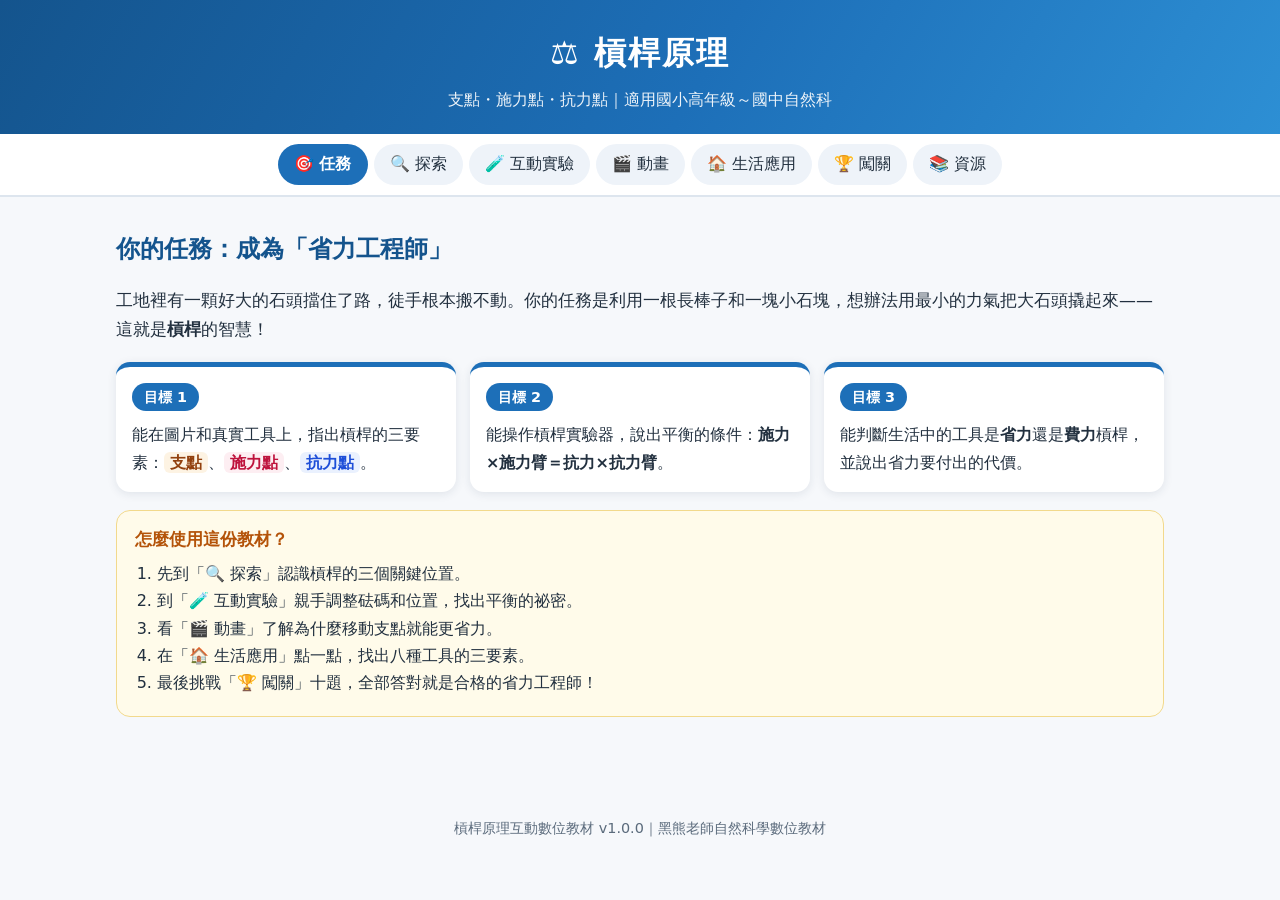
<file: index.html>
<!DOCTYPE html>
<html lang="zh-Hant-TW">
<head>
  <meta charset="UTF-8" />
  <meta name="viewport" content="width=device-width, initial-scale=1.0" />
  <title>槓桿原理｜互動數位教材</title>
  <meta name="description" content="透過槓桿實驗器模擬、分段動畫與生活工具觀察，學習支點、施力點、抗力點與槓桿平衡原理，並完成十題闖關挑戰。適用國小高年級與國中自然科。" />
  <meta property="og:locale" content="zh_TW" />
  <meta property="og:type" content="website" />
  <meta property="og:site_name" content="槓桿原理互動教材" />
  <meta property="og:title" content="槓桿原理｜互動數位教材" />
  <meta property="og:description" content="操作槓桿實驗器、觀察分段動畫、指認生活工具的支點與施力點，理解「施力×施力臂＝抗力×抗力臂」。" />
  <meta property="og:url" content="https://prayer168.github.io/Lever-principle/" />
  <meta property="og:image" content="https://prayer168.github.io/Lever-principle/img/og/Lever-principle.png" />
  <meta property="og:image:secure_url" content="https://prayer168.github.io/Lever-principle/img/og/Lever-principle.png" />
  <meta property="og:image:type" content="image/png" />
  <meta property="og:image:width" content="1200" />
  <meta property="og:image:height" content="630" />
  <meta property="og:image:alt" content="槓桿原理互動教材社群分享圖，顯示槓桿實驗器與支點、施力點、抗力點標示。" />
  <meta name="twitter:card" content="summary_large_image" />
  <meta name="twitter:title" content="槓桿原理｜互動數位教材" />
  <meta name="twitter:description" content="操作槓桿實驗器、觀察分段動畫、指認生活工具的支點與施力點，理解槓桿平衡原理。" />
  <meta name="twitter:image" content="https://prayer168.github.io/Lever-principle/img/og/Lever-principle.png" />
  <link rel="stylesheet" href="css/style.css" />
</head>
<body>
  <header class="site-header">
    <h1>⚖️ 槓桿原理</h1>
    <p class="subtitle">支點・施力點・抗力點｜適用國小高年級～國中自然科</p>
  </header>

  <nav class="tabs" role="tablist" aria-label="教材單元">
    <button class="tab is-active" role="tab" aria-selected="true" aria-controls="panel-mission" id="tab-mission">🎯 任務</button>
    <button class="tab" role="tab" aria-selected="false" aria-controls="panel-explore" id="tab-explore" tabindex="-1">🔍 探索</button>
    <button class="tab" role="tab" aria-selected="false" aria-controls="panel-interact" id="tab-interact" tabindex="-1">🧪 互動實驗</button>
    <button class="tab" role="tab" aria-selected="false" aria-controls="panel-animation" id="tab-animation" tabindex="-1">🎬 動畫</button>
    <button class="tab" role="tab" aria-selected="false" aria-controls="panel-apply" id="tab-apply" tabindex="-1">🏠 生活應用</button>
    <button class="tab" role="tab" aria-selected="false" aria-controls="panel-quiz" id="tab-quiz" tabindex="-1">🏆 闖關</button>
    <button class="tab" role="tab" aria-selected="false" aria-controls="panel-resources" id="tab-resources" tabindex="-1">📚 資源</button>
  </nav>

  <main>
    <!-- ═══════════ 任務 ═══════════ -->
    <section id="panel-mission" class="panel is-active" role="tabpanel" aria-labelledby="tab-mission">
      <h2>你的任務：成為「省力工程師」</h2>
      <p class="lead">工地裡有一顆好大的石頭擋住了路，徒手根本搬不動。你的任務是利用一根長棒子和一塊小石塊，想辦法用最小的力氣把大石頭撬起來——這就是<strong>槓桿</strong>的智慧！</p>
      <div class="goal-cards">
        <div class="goal-card">
          <span class="goal-num">目標 1</span>
          <p>能在圖片和真實工具上，指出槓桿的三要素：<span class="kw kw-fulcrum">支點</span>、<span class="kw kw-effort">施力點</span>、<span class="kw kw-load">抗力點</span>。</p>
        </div>
        <div class="goal-card">
          <span class="goal-num">目標 2</span>
          <p>能操作槓桿實驗器，說出平衡的條件：<strong>施力×施力臂＝抗力×抗力臂</strong>。</p>
        </div>
        <div class="goal-card">
          <span class="goal-num">目標 3</span>
          <p>能判斷生活中的工具是<strong>省力</strong>還是<strong>費力</strong>槓桿，並說出省力要付出的代價。</p>
        </div>
      </div>
      <div class="hint-box">
        <h3>怎麼使用這份教材？</h3>
        <ol>
          <li>先到「🔍 探索」認識槓桿的三個關鍵位置。</li>
          <li>到「🧪 互動實驗」親手調整砝碼和位置，找出平衡的祕密。</li>
          <li>看「🎬 動畫」了解為什麼移動支點就能更省力。</li>
          <li>在「🏠 生活應用」點一點，找出八種工具的三要素。</li>
          <li>最後挑戰「🏆 闖關」十題，全部答對就是合格的省力工程師！</li>
        </ol>
      </div>
    </section>

    <!-- ═══════════ 探索 ═══════════ -->
    <section id="panel-explore" class="panel" role="tabpanel" aria-labelledby="tab-explore" hidden>
      <h2>槓桿的三要素</h2>
      <p class="lead">一根硬棒，靠在一個固定的點上轉動，就成了「槓桿」。槓桿上有三個重要位置：</p>
      <div class="explore-layout">
        <figure class="figure-block">
          <svg viewBox="0 0 760 430" role="img" aria-label="槓桿示意圖：水平長棒放在中央的三角形支點上，左端吊著石頭代表抗力點，右端有向下的紅色箭頭代表施力點，棒下方標示抗力臂與施力臂的距離。" class="explore-svg">
            <defs>
              <linearGradient id="ex-beam" x1="0" y1="0" x2="0" y2="1">
                <stop offset="0" stop-color="#c8925a"/>
                <stop offset="1" stop-color="#8f5f33"/>
              </linearGradient>
              <linearGradient id="ex-rock" x1="0" y1="0" x2="1" y2="1">
                <stop offset="0" stop-color="#9aa3ad"/>
                <stop offset="1" stop-color="#5b6570"/>
              </linearGradient>
            </defs>
            <!-- 地面 -->
            <line x1="40" y1="392" x2="720" y2="392" stroke="#7a8a6e" stroke-width="4" stroke-linecap="round"/>
            <!-- 支點三角形 -->
            <polygon points="380,260 340,390 420,390" fill="#e8a33d" stroke="#a86d14" stroke-width="3"/>
            <!-- 槓桿棒（水平、平衡狀態） -->
            <rect x="110" y="244" width="540" height="18" rx="6" fill="url(#ex-beam)" stroke="#6b4423" stroke-width="2"/>
            <!-- 抗力點：吊掛石頭 -->
            <line x1="160" y1="262" x2="160" y2="300" stroke="#555" stroke-width="3"/>
            <path d="M132 336 Q128 308 152 300 Q166 292 184 302 Q198 310 192 332 Q186 350 160 350 Q138 348 132 336 Z" fill="url(#ex-rock)" stroke="#454d56" stroke-width="2.5"/>
            <!-- 抗力箭頭（藍，向下） -->
            <line x1="160" y1="356" x2="160" y2="392" stroke="#2563eb" stroke-width="5"/>
            <polygon points="160,404 150,386 170,386" fill="#2563eb"/>
            <!-- 施力箭頭（紅，向下壓右端） -->
            <line x1="610" y1="164" x2="610" y2="228" stroke="#e11d48" stroke-width="6"/>
            <polygon points="610,242 598,220 622,220" fill="#e11d48"/>
            <!-- 標籤：抗力點 -->
            <line x1="160" y1="238" x2="120" y2="176" stroke="#2563eb" stroke-width="1.5"/>
            <circle cx="160" cy="248" r="7" fill="#2563eb" stroke="#fff" stroke-width="2"/>
            <rect x="52" y="140" width="136" height="34" rx="8" fill="#eaf1fe" stroke="#2563eb" stroke-width="1.5"/>
            <text x="120" y="163" text-anchor="middle" font-size="20" fill="#1d4ed8" font-weight="bold">抗力點（重物）</text>
            <!-- 標籤：施力點 -->
            <circle cx="610" cy="253" r="7" fill="#e11d48" stroke="#fff" stroke-width="2"/>
            <rect x="542" y="106" width="136" height="34" rx="8" fill="#fdeef2" stroke="#e11d48" stroke-width="1.5"/>
            <text x="610" y="129" text-anchor="middle" font-size="20" fill="#be123c" font-weight="bold">施力點（出力）</text>
            <!-- 標籤：支點 -->
            <circle cx="380" cy="253" r="7" fill="#d97706" stroke="#fff" stroke-width="2"/>
            <line x1="380" y1="330" x2="470" y2="352" stroke="#a86d14" stroke-width="1.5"/>
            <rect x="472" y="338" width="150" height="34" rx="8" fill="#fdf3e3" stroke="#d97706" stroke-width="1.5"/>
            <text x="547" y="361" text-anchor="middle" font-size="20" fill="#92400e" font-weight="bold">支點（轉動中心）</text>
            <!-- 力臂尺寸線 -->
            <line x1="160" y1="66" x2="380" y2="66" stroke="#1d4ed8" stroke-width="2"/>
            <line x1="160" y1="58" x2="160" y2="74" stroke="#1d4ed8" stroke-width="2"/>
            <line x1="380" y1="58" x2="380" y2="74" stroke="#1d4ed8" stroke-width="2"/>
            <text x="270" y="54" text-anchor="middle" font-size="19" fill="#1d4ed8" font-weight="bold">抗力臂</text>
            <line x1="380" y1="66" x2="610" y2="66" stroke="#be123c" stroke-width="2"/>
            <line x1="610" y1="58" x2="610" y2="74" stroke="#be123c" stroke-width="2"/>
            <text x="495" y="54" text-anchor="middle" font-size="19" fill="#be123c" font-weight="bold">施力臂</text>
            <line x1="160" y1="74" x2="160" y2="136" stroke="#94a3b8" stroke-width="1" stroke-dasharray="4 4"/>
            <line x1="380" y1="74" x2="380" y2="240" stroke="#94a3b8" stroke-width="1" stroke-dasharray="4 4"/>
            <line x1="610" y1="74" x2="610" y2="100" stroke="#94a3b8" stroke-width="1" stroke-dasharray="4 4"/>
          </svg>
          <figcaption>槓桿三要素與兩個力臂。「力臂」是從支點量到力作用位置的距離。</figcaption>
        </figure>
        <div class="explore-text">
          <dl class="term-list">
            <dt class="kw kw-fulcrum">支點</dt>
            <dd>槓桿轉動時固定不動的點，就像蹺蹺板中間的架子。</dd>
            <dt class="kw kw-effort">施力點</dt>
            <dd>我們對槓桿出力的位置。從支點到施力點的距離叫<strong>施力臂</strong>。</dd>
            <dt class="kw kw-load">抗力點</dt>
            <dd>槓桿承受重物（或阻力）的位置。從支點到抗力點的距離叫<strong>抗力臂</strong>。</dd>
          </dl>
          <div class="formula-box" role="note">
            <p class="formula">槓桿平衡時：<br><strong>施力 × 施力臂 ＝ 抗力 × 抗力臂</strong></p>
            <p>所以只要<strong>施力臂比抗力臂長</strong>，用比較小的力就能抬起比較重的東西——這就是「省力槓桿」！反過來，施力臂比抗力臂短，就是「費力槓桿」。</p>
          </div>
          <p class="think-q">🤔 想一想：蹺蹺板兩邊距離一樣長，它是省力還是費力槓桿？（到互動實驗找答案！）</p>
        </div>
      </div>
    </section>

    <!-- ═══════════ 互動實驗 ═══════════ -->
    <section id="panel-interact" class="panel" role="tabpanel" aria-labelledby="tab-interact" hidden>
      <h2>槓桿實驗器：找出平衡的祕密</h2>
      <p class="lead">這是課堂上常用的「槓桿實驗器」：中間是支點，左右兩邊各有 10 格掛勾。調整左右兩邊的<strong>砝碼數</strong>和<strong>掛的格數（離支點幾格）</strong>，觀察槓桿什麼時候會平衡。</p>
      <div class="lab-layout">
        <figure class="figure-block lab-figure">
          <svg viewBox="0 0 800 400" role="img" aria-label="槓桿實驗器模擬：中央支點上放置有刻度的橫桿，左右兩側可掛砝碼，槓桿會依兩側力矩大小傾斜或保持水平。" class="lab-svg">
            <defs>
              <linearGradient id="lab-beam" x1="0" y1="0" x2="0" y2="1">
                <stop offset="0" stop-color="#fde68a"/>
                <stop offset="1" stop-color="#f59e0b"/>
              </linearGradient>
            </defs>
            <line x1="60" y1="372" x2="740" y2="372" stroke="#7a8a6e" stroke-width="4" stroke-linecap="round"/>
            <polygon points="400,236 360,370 440,370" fill="#e8a33d" stroke="#a86d14" stroke-width="3"/>
            <text x="400" y="342" text-anchor="middle" font-size="17" fill="#7c4a03" font-weight="bold">支點</text>
            <!-- 可旋轉的橫桿群組（JS 控制角度） -->
            <g id="lab-beam-group" style="transform-origin:400px 230px;">
              <g aria-hidden="true">
                <rect x="120" y="222" width="560" height="16" rx="5" fill="url(#lab-beam)" stroke="#b45309" stroke-width="2"/>
                <circle cx="400" cy="230" r="8" fill="#78350f"/>
                <g id="lab-ticks"></g>
                <g id="lab-left-weight"></g>
                <g id="lab-right-weight"></g>
              </g>
            </g>
          </svg>
          <p id="lab-status" class="lab-status" role="status" aria-live="polite">左右一樣重、一樣遠：槓桿平衡！</p>
        </figure>
        <div class="lab-controls">
          <fieldset class="ctrl-group ctrl-left">
            <legend>◀ 左邊（抗力）</legend>
            <label for="left-mass">砝碼數：<output id="left-mass-out">4</output> 個</label>
            <input type="range" id="left-mass" min="1" max="10" value="4" step="1" />
            <label for="left-dist">掛在第 <output id="left-dist-out">3</output> 格</label>
            <input type="range" id="left-dist" min="1" max="10" value="3" step="1" />
            <p class="torque-readout">左邊力矩＝<output id="left-torque">12</output>（砝碼×格數）</p>
          </fieldset>
          <fieldset class="ctrl-group ctrl-right">
            <legend>右邊（施力）▶</legend>
            <label for="right-mass">砝碼數：<output id="right-mass-out">4</output> 個</label>
            <input type="range" id="right-mass" min="1" max="10" value="4" step="1" />
            <label for="right-dist">掛在第 <output id="right-dist-out">3</output> 格</label>
            <input type="range" id="right-dist" min="1" max="10" value="3" step="1" />
            <p class="torque-readout">右邊力矩＝<output id="right-torque">12</output>（砝碼×格數）</p>
          </fieldset>
          <div class="challenge-box">
            <h3>⚡ 平衡挑戰</h3>
            <p id="challenge-text">左邊固定掛 <strong>6 個砝碼在第 4 格</strong>。請只調整<strong>右邊</strong>，讓槓桿平衡。（提示：答案不只一種！）</p>
            <div class="challenge-actions">
              <button type="button" id="challenge-start" class="btn btn-primary">開始挑戰</button>
              <button type="button" id="challenge-new" class="btn" hidden>換一題</button>
            </div>
            <p id="challenge-result" role="status" aria-live="polite"></p>
          </div>
          <button type="button" id="lab-reset" class="btn">↺ 重設實驗器</button>
        </div>
      </div>
      <div class="hint-box">
        <h3>📋 觀察記錄</h3>
        <p>試著找出<strong>三組</strong>不同的平衡組合，把「砝碼數×格數」記下來。你發現了什麼規律？<br>
        （例如：左邊 6×2 ＝ 右邊 4×3 ＝ 右邊 3×4 ＝ 右邊 2×6，乘積都是 12！）</p>
      </div>
    </section>

    <!-- ═══════════ 動畫 ═══════════ -->
    <section id="panel-animation" class="panel" role="tabpanel" aria-labelledby="tab-animation" hidden>
      <h2>動畫：怎麼撬起大石頭最省力？</h2>
      <p class="lead">回到任務現場！看看同一顆大石頭，支點位置不同時，需要的力氣差多少。</p>
      <figure class="figure-block">
        <svg viewBox="0 140 800 280" role="img" aria-label="撬石頭分段動畫：一根長棒斜插進大石頭下方，中段架在小石塊支點上，另一端翹在空中由人施力下壓；動畫比較支點靠近或遠離大石頭時所需施力的大小。" class="anim-svg">
          <defs>
            <linearGradient id="an-rock" x1="0" y1="0" x2="1" y2="1">
              <stop offset="0" stop-color="#9aa3ad"/>
              <stop offset="1" stop-color="#525c66"/>
            </linearGradient>
            <linearGradient id="an-bar" x1="0" y1="0" x2="0" y2="1">
              <stop offset="0" stop-color="#c8925a"/>
              <stop offset="1" stop-color="#8f5f33"/>
            </linearGradient>
          </defs>
          <line x1="30" y1="380" x2="770" y2="380" stroke="#7a8a6e" stroke-width="5" stroke-linecap="round"/>
          <!-- 大石頭（抗力，位置固定在左側） -->
          <g id="an-bigrock">
            <path d="M96 380 Q84 322 128 302 Q168 284 208 304 Q244 320 236 360 Q230 382 200 380 Z" fill="url(#an-rock)" stroke="#3f474f" stroke-width="3"/>
            <path d="M140 330 Q160 320 182 332" fill="none" stroke="#7d8790" stroke-width="2"/>
          </g>
          <!-- 槓桿棒：外層動畫旋轉，內層保留基礎斜放定位（棒尖插進石頭下方，施力端翹在空中） -->
          <g id="an-bar-group">
            <g transform="translate(170 372) rotate(-15)" aria-hidden="true">
              <rect x="-20" y="-11" width="560" height="12" rx="5" fill="url(#an-bar)" stroke="#6b4423" stroke-width="2"/>
            </g>
          </g>
          <!-- 支點小石塊（JS 設定位置） -->
          <polygon id="an-fulcrum-tri" points="290,341 266,380 314,380" fill="#e8a33d" stroke="#a86d14" stroke-width="2.5"/>
          <!-- 施力箭頭（JS 設定長度與位置） -->
          <g id="an-force" opacity="0">
            <line id="an-force-line" x1="690" y1="200" x2="690" y2="280" stroke="#e11d48" stroke-width="7"/>
            <polygon id="an-force-head" points="690,296 677,274 703,274" fill="#e11d48"/>
            <text id="an-force-label" x="690" y="186" text-anchor="middle" font-size="21" fill="#be123c" font-weight="bold">施力</text>
          </g>
          <!-- 標註文字（依階段顯示） -->
          <g id="an-notes" font-size="19" font-weight="bold">
            <text id="an-note-load" x="166" y="276" text-anchor="middle" fill="#1d4ed8" opacity="0">抗力點</text>
            <text id="an-note-fulcrum" x="290" y="410" text-anchor="middle" fill="#92400e" opacity="0">支點</text>
            <text id="an-note-arm" x="520" y="250" text-anchor="middle" fill="#be123c" opacity="0">施力臂變長 → 更省力！</text>
          </g>
        </svg>
        <figcaption id="anim-caption" aria-live="polite" class="anim-caption">按「▶ 播放」或「下一步」開始觀察。</figcaption>
      </figure>
      <div class="anim-controls" role="group" aria-label="動畫控制">
        <button type="button" id="anim-prev" class="btn">◀ 上一步</button>
        <button type="button" id="anim-play" class="btn btn-primary">▶ 播放</button>
        <button type="button" id="anim-next" class="btn">下一步 ▶</button>
        <button type="button" id="anim-reset" class="btn">↺ 重播</button>
        <span id="anim-stage-label" class="stage-label" aria-live="polite">階段 0 / 4</span>
      </div>
      <div class="hint-box">
        <h3>👀 觀察後想一想</h3>
        <ul>
          <li>支點往大石頭移近時，<strong>施力臂</strong>變長還是變短？需要的力變大還是變小？</li>
          <li>省力的時候，手往下壓的<strong>距離</strong>和石頭抬起的距離，哪個比較長？</li>
        </ul>
      </div>
    </section>

    <!-- ═══════════ 生活應用 ═══════════ -->
    <section id="panel-apply" class="panel" role="tabpanel" aria-labelledby="tab-apply" hidden>
      <h2>生活中的槓桿：點一點，找三要素</h2>
      <p class="lead">下面八種工具都是槓桿！<strong>點擊卡片</strong>看它怎麼動，並觀察三個彩色圓點：<span class="kw kw-fulcrum">●支點</span>、<span class="kw kw-effort">●施力點</span>、<span class="kw kw-load">●抗力點</span>，再看看它是省力還是費力槓桿。</p>
      <div class="apply-grid" id="apply-grid"></div>
      <div class="hint-box">
        <h3>🔎 分類挑戰</h3>
        <p>把八種工具按「支點、施力點、抗力點誰在中間」分成三類，你會發現：<strong>支點在中間</strong>（如蹺蹺板）、<strong>抗力點在中間</strong>（如開瓶器，一定省力）、<strong>施力點在中間</strong>（如鑷子，一定費力但動作精細快速）。</p>
      </div>
    </section>

    <!-- ═══════════ 闖關 ═══════════ -->
    <section id="panel-quiz" class="panel" role="tabpanel" aria-labelledby="tab-quiz" hidden>
      <h2>省力工程師認證：十題闖關</h2>
      <p class="lead">每題選出一個答案，答完立即知道對錯與解說。全部作答後看看你的成績！</p>
      <p id="quiz-score" class="quiz-score" role="status" aria-live="polite">目前得分：0 / 10</p>
      <ol id="quiz-list" class="quiz-list"></ol>
      <button type="button" id="quiz-reset" class="btn">↺ 重新挑戰</button>
    </section>

    <!-- ═══════════ 資源 ═══════════ -->
    <section id="panel-resources" class="panel" role="tabpanel" aria-labelledby="tab-resources" hidden>
      <h2>自主學習資源</h2>
      <p class="lead">想玩更多、學更深？這些平台都能免費使用：</p>
      <ul class="resource-list">
        <li>
          <a href="https://phet.colorado.edu/zh_TW/simulations/balancing-act" target="_blank" rel="noopener">PhET 互動模擬：平衡動作（Balancing Act）</a>
          <p>美國科羅拉多大學開發的免費物理模擬，把不同重量的物體放上蹺蹺板找平衡，和本教材的實驗器概念相同。<br><small>來源：University of Colorado Boulder PhET｜適用：國小高年級～國中｜查核日期：2026-07-14</small></p>
        </li>
        <li>
          <a href="https://www.junyiacademy.org/" target="_blank" rel="noopener">均一教育平台</a>
          <p>搜尋「槓桿」可找到簡單機械單元的教學影片與練習題。<br><small>來源：財團法人均一平台教育基金會｜適用：國小～國中｜查核日期：2026-07-14</small></p>
        </li>
        <li>
          <a href="https://adl.edu.tw/" target="_blank" rel="noopener">教育部因材網</a>
          <p>教育部官方數位學習平台，自然科學領域有「簡單機械」相關學習節點與診斷測驗。<br><small>來源：教育部｜適用：國小～國中｜查核日期：2026-07-14</small></p>
        </li>
        <li>
          <a href="https://www.ntsec.gov.tw/" target="_blank" rel="noopener">國立臺灣科學教育館</a>
          <p>館內常設展有力學與簡單機械的實體互動展品，適合校外教學延伸。<br><small>來源：國立臺灣科學教育館｜適用：全年齡｜查核日期：2026-07-14</small></p>
        </li>
      </ul>
      <div class="hint-box">
        <h3>🏡 在家動手做</h3>
        <p>拿一把 30 公分直尺當槓桿、橡皮擦當支點、幾枚相同的硬幣當砝碼，就能在家重做「平衡挑戰」！試試看：支點不放中間時，兩邊要怎麼放硬幣才會平衡？</p>
      </div>
    </section>
  </main>

  <footer class="site-footer">
    <p>槓桿原理互動數位教材 v1.0.0｜黑熊老師自然科學數位教材</p>
  </footer>

  <script src="js/app.js"></script>
<script src="https://prayer168.github.io/science-portal/assets/material-visit-count.js" data-material="https://prayer168.github.io/Lever-principle/" defer></script>
</body>
</html>
</file>
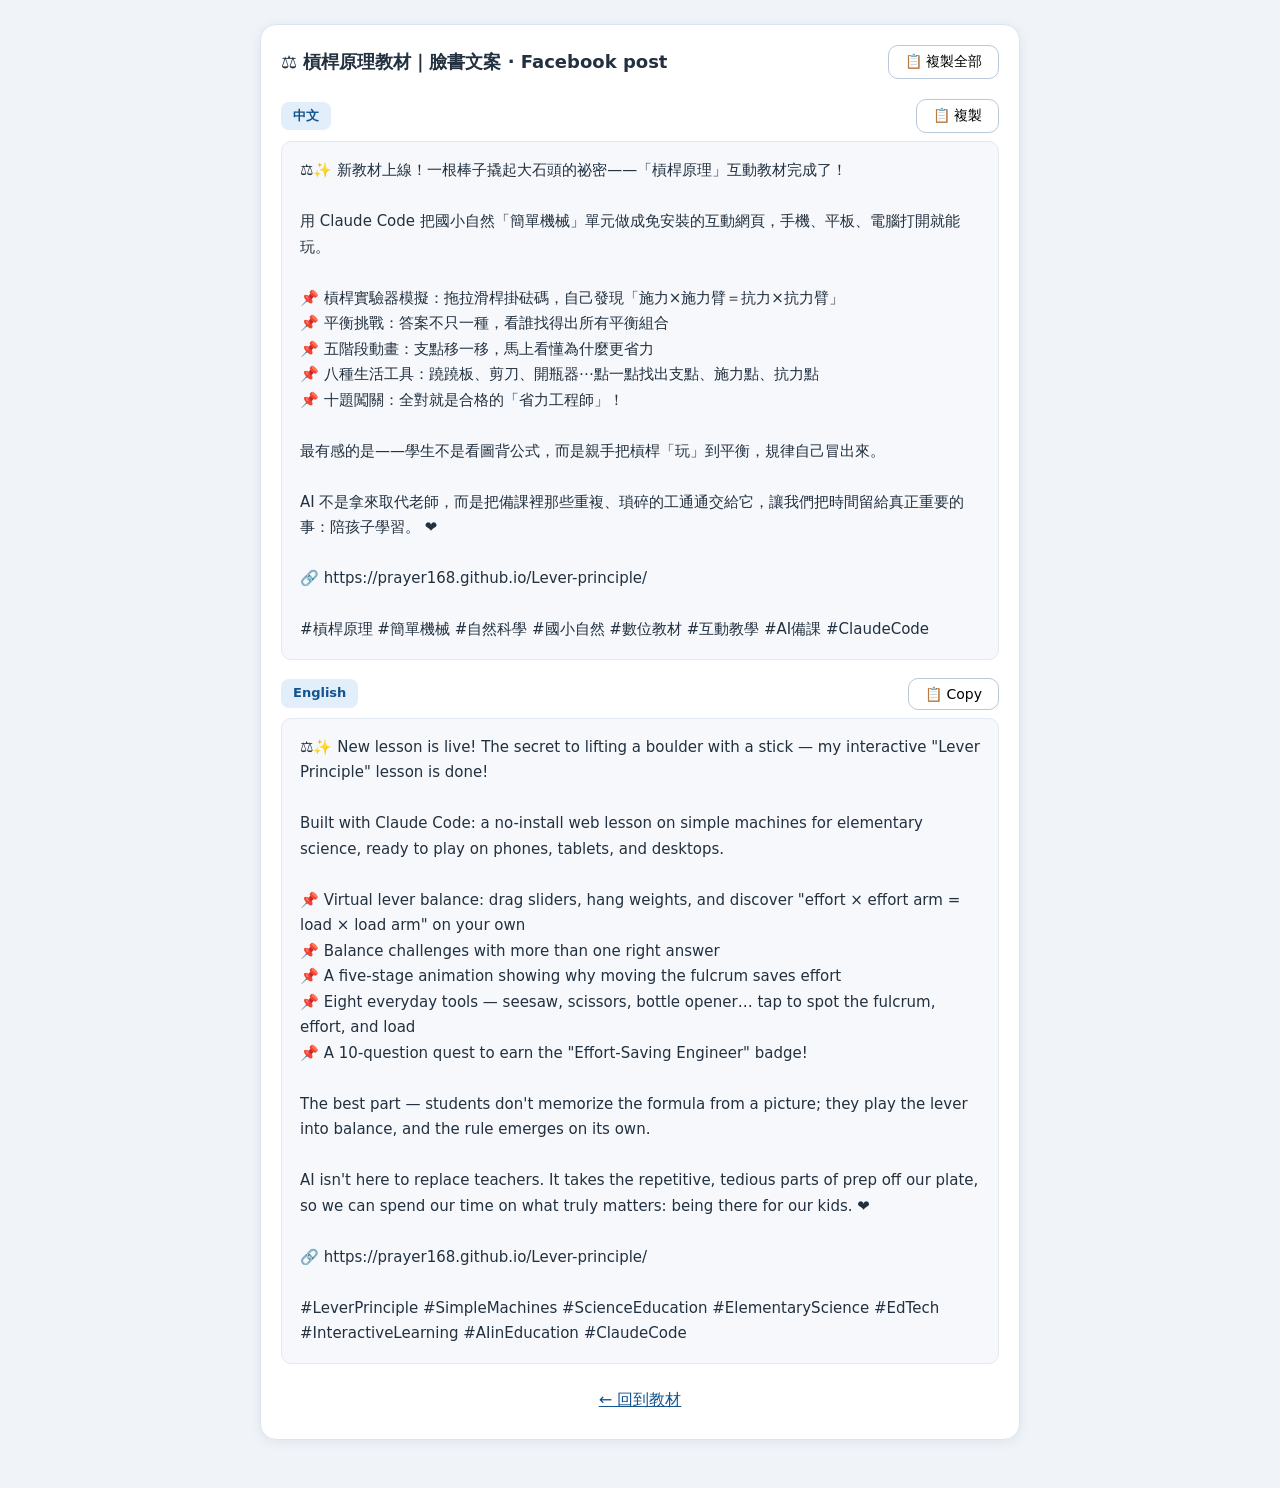
<file: share/facebook-post.html>
<!DOCTYPE html>
<html lang="zh-Hant-TW">
<head>
<meta charset="UTF-8" />
<meta name="viewport" content="width=device-width, initial-scale=1.0" />
<title>槓桿原理教材｜臉書分享文案</title>
<meta name="description" content="槓桿原理互動數位教材的中英雙語臉書宣傳文，一鍵複製即可分享。" />
<meta property="og:locale" content="zh_TW" />
<meta property="og:type" content="website" />
<meta property="og:site_name" content="槓桿原理互動教材" />
<meta property="og:title" content="槓桿原理教材｜臉書分享文案" />
<meta property="og:description" content="中英雙語宣傳文案，一鍵複製，分享「槓桿原理」互動數位教材。" />
<meta property="og:url" content="https://prayer168.github.io/Lever-principle/share/facebook-post.html" />
<meta property="og:image" content="https://prayer168.github.io/Lever-principle/img/og/Lever-principle.png" />
<meta property="og:image:secure_url" content="https://prayer168.github.io/Lever-principle/img/og/Lever-principle.png" />
<meta property="og:image:type" content="image/png" />
<meta property="og:image:width" content="1200" />
<meta property="og:image:height" content="630" />
<meta property="og:image:alt" content="槓桿原理互動教材社群分享圖" />
<meta name="twitter:card" content="summary_large_image" />
<meta name="twitter:title" content="槓桿原理教材｜臉書分享文案" />
<meta name="twitter:description" content="中英雙語宣傳文案，一鍵複製。" />
<meta name="twitter:image" content="https://prayer168.github.io/Lever-principle/img/og/Lever-principle.png" />
<style>
  * { box-sizing: border-box; }
  body { margin: 0; font-family: "Microsoft JhengHei", "PingFang TC", "Noto Sans TC", system-ui, sans-serif;
    background: #f0f4f9; color: #22303f; line-height: 1.7; padding: 24px 14px 48px; }
  .card { max-width: 760px; margin: 0 auto; background: #fff; border: 1px solid #dbe4ee; border-radius: 16px;
    padding: 20px 20px 26px; box-shadow: 0 2px 12px rgba(30,50,80,.08); }
  .head { display: flex; align-items: center; justify-content: space-between; gap: 12px; margin-bottom: 20px; }
  .head h1 { font-size: 18px; margin: 0; }
  button { font-family: inherit; display: inline-flex; align-items: center; gap: 6px; font-size: 14px;
    padding: 7px 16px; cursor: pointer; border: 1.5px solid #b9c8d9; border-radius: 10px; background: #fff; }
  button:hover { background: #eef3f9; }
  .sec-head { display: flex; align-items: center; justify-content: space-between; margin: 18px 0 8px; }
  .tag { font-size: 13px; font-weight: bold; color: #14548d; background: #e3eefb; padding: 3px 12px; border-radius: 8px; }
  .post { white-space: pre-wrap; font-size: 15px; background: #f6f8fb; border: 1px solid #e3e9f1;
    border-radius: 10px; padding: 16px 18px; }
  .back { display: block; text-align: center; margin-top: 22px; color: #14548d; }
</style>
</head>
<body>
<div class="card">
  <div class="head">
    <h1>⚖️ 槓桿原理教材｜臉書文案 · Facebook post</h1>
    <button id="copy-all"><span class="lbl">📋 複製全部</span></button>
  </div>
  <div class="sec-head"><span class="tag">中文</span><button class="copy-one" data-target="zh"><span class="lbl">📋 複製</span></button></div>
  <div id="zh" class="post">⚖️✨ 新教材上線！一根棒子撬起大石頭的祕密——「槓桿原理」互動教材完成了！

用 Claude Code 把國小自然「簡單機械」單元做成免安裝的互動網頁，手機、平板、電腦打開就能玩。

📌 槓桿實驗器模擬：拖拉滑桿掛砝碼，自己發現「施力×施力臂＝抗力×抗力臂」
📌 平衡挑戰：答案不只一種，看誰找得出所有平衡組合
📌 五階段動畫：支點移一移，馬上看懂為什麼更省力
📌 八種生活工具：蹺蹺板、剪刀、開瓶器⋯點一點找出支點、施力點、抗力點
📌 十題闖關：全對就是合格的「省力工程師」！

最有感的是——學生不是看圖背公式，而是親手把槓桿「玩」到平衡，規律自己冒出來。

AI 不是拿來取代老師，而是把備課裡那些重複、瑣碎的工通通交給它，讓我們把時間留給真正重要的事：陪孩子學習。 ❤️

🔗 https://prayer168.github.io/Lever-principle/

#槓桿原理 #簡單機械 #自然科學 #國小自然 #數位教材 #互動教學 #AI備課 #ClaudeCode</div>
  <div class="sec-head"><span class="tag">English</span><button class="copy-one" data-target="en"><span class="lbl">📋 Copy</span></button></div>
  <div id="en" class="post">⚖️✨ New lesson is live! The secret to lifting a boulder with a stick — my interactive "Lever Principle" lesson is done!

Built with Claude Code: a no-install web lesson on simple machines for elementary science, ready to play on phones, tablets, and desktops.

📌 Virtual lever balance: drag sliders, hang weights, and discover "effort × effort arm = load × load arm" on your own
📌 Balance challenges with more than one right answer
📌 A five-stage animation showing why moving the fulcrum saves effort
📌 Eight everyday tools — seesaw, scissors, bottle opener… tap to spot the fulcrum, effort, and load
📌 A 10-question quest to earn the "Effort-Saving Engineer" badge!

The best part — students don't memorize the formula from a picture; they play the lever into balance, and the rule emerges on its own.

AI isn't here to replace teachers. It takes the repetitive, tedious parts of prep off our plate, so we can spend our time on what truly matters: being there for our kids. ❤️

🔗 https://prayer168.github.io/Lever-principle/

#LeverPrinciple #SimpleMachines #ScienceEducation #ElementaryScience #EdTech #InteractiveLearning #AIinEducation #ClaudeCode</div>
  <a class="back" href="../index.html">← 回到教材</a>
</div>
<script>
(function () {
  function flash(btn, okText) {
    var lbl = btn.querySelector('.lbl'), prev = lbl.textContent;
    lbl.textContent = '✓ ' + okText;
    setTimeout(function () { lbl.textContent = prev; }, 1600);
  }
  function fallback(text, btn, ok) {
    var ta = document.createElement('textarea');
    ta.value = text; ta.style.position = 'fixed'; ta.style.opacity = '0';
    document.body.appendChild(ta); ta.select();
    try { document.execCommand('copy'); flash(btn, ok); } catch (e) {}
    document.body.removeChild(ta);
  }
  function copy(text, btn, ok) {
    if (navigator.clipboard && navigator.clipboard.writeText) {
      navigator.clipboard.writeText(text).then(function () { flash(btn, ok); }).catch(function () { fallback(text, btn, ok); });
    } else { fallback(text, btn, ok); }
  }
  var zh = document.getElementById('zh').textContent;
  var en = document.getElementById('en').textContent;
  document.getElementById('copy-all').addEventListener('click', function () { copy(zh + '\n\n— — —\n\n' + en, this, '已複製！'); });
  document.querySelectorAll('.copy-one').forEach(function (b) {
    b.addEventListener('click', function () {
      var t = this.getAttribute('data-target');
      copy(document.getElementById(t).textContent, this, t === 'zh' ? '已複製！' : 'Copied!');
    });
  });
})();
</script>
</body>
</html>
</file>
<file: css/style.css>
:root {
  --c-bg: #f6f8fb;
  --c-card: #ffffff;
  --c-text: #22303f;
  --c-muted: #5b6b7c;
  --c-primary: #1d6fb8;
  --c-primary-dark: #14548d;
  --c-fulcrum: #d97706;
  --c-effort: #e11d48;
  --c-load: #2563eb;
  --c-ok: #15803d;
  --c-warn: #b45309;
  --c-err: #b91c1c;
  --radius: 14px;
  --shadow: 0 2px 10px rgba(30, 50, 80, 0.1);
}

* { box-sizing: border-box; }

body {
  margin: 0;
  font-family: "Microsoft JhengHei", "PingFang TC", "Noto Sans TC", system-ui, sans-serif;
  background: var(--c-bg);
  color: var(--c-text);
  line-height: 1.7;
}

.site-header {
  background: linear-gradient(120deg, #14548d, #1d6fb8 55%, #2d8fd4);
  color: #fff;
  text-align: center;
  padding: 26px 16px 20px;
}
.site-header h1 { margin: 0; font-size: 2rem; letter-spacing: 2px; }
.site-header .subtitle { margin: 6px 0 0; opacity: 0.92; font-size: 1rem; }

/* ── 頁籤 ── */
.tabs {
  display: flex;
  flex-wrap: wrap;
  justify-content: center;
  gap: 6px;
  padding: 10px 12px;
  background: #fff;
  border-bottom: 2px solid #dde5ee;
  position: sticky;
  top: 0;
  z-index: 20;
}
.tab {
  border: 2px solid transparent;
  background: #eef3f9;
  color: var(--c-text);
  font-size: 1rem;
  font-family: inherit;
  padding: 8px 14px;
  border-radius: 999px;
  cursor: pointer;
  transition: background 0.2s, color 0.2s;
}
.tab:hover { background: #dce8f5; }
.tab.is-active {
  background: var(--c-primary);
  color: #fff;
  font-weight: bold;
}
.tab:focus-visible,
.btn:focus-visible,
input:focus-visible,
a:focus-visible,
.apply-card:focus-visible,
.quiz-choice:focus-visible {
  outline: 3px solid #f59e0b;
  outline-offset: 2px;
}

main { max-width: 1080px; margin: 0 auto; padding: 20px 16px 48px; }

.panel[hidden] { display: none; }
.panel h2 { color: var(--c-primary-dark); font-size: 1.5rem; margin: 12px 0 8px; }
.lead { font-size: 1.06rem; }

/* ── 關鍵詞配色（全站一致） ── */
.kw { font-weight: bold; padding: 1px 6px; border-radius: 6px; white-space: nowrap; }
.kw-fulcrum { color: #92400e; background: #fdf3e3; }
.kw-effort { color: #be123c; background: #fdeef2; }
.kw-load { color: #1d4ed8; background: #eaf1fe; }

/* ── 任務 ── */
.goal-cards { display: grid; grid-template-columns: repeat(auto-fit, minmax(240px, 1fr)); gap: 14px; margin: 18px 0; }
.goal-card {
  background: var(--c-card);
  border-radius: var(--radius);
  box-shadow: var(--shadow);
  padding: 16px;
  border-top: 5px solid var(--c-primary);
}
.goal-num { display: inline-block; background: var(--c-primary); color: #fff; border-radius: 999px; padding: 2px 12px; font-size: 0.9rem; font-weight: bold; }
.goal-card p { margin: 10px 0 0; }

.hint-box {
  background: #fffbea;
  border: 1.5px solid #f2d98c;
  border-radius: var(--radius);
  padding: 14px 18px;
  margin: 18px 0;
}
.hint-box h3 { margin: 0 0 6px; color: var(--c-warn); font-size: 1.08rem; }
.hint-box ol, .hint-box ul { margin: 6px 0; padding-left: 22px; }

/* ── 探索 ── */
.explore-layout { display: grid; grid-template-columns: 1.2fr 1fr; gap: 20px; align-items: start; }
.figure-block {
  margin: 0;
  background: var(--c-card);
  border-radius: var(--radius);
  box-shadow: var(--shadow);
  padding: 14px;
}
.figure-block svg { width: 100%; height: auto; display: block; }
.figure-block figcaption { font-size: 0.92rem; color: var(--c-muted); text-align: center; margin-top: 8px; }
.term-list dt { margin-top: 10px; font-size: 1.05rem; }
.term-list dd { margin: 4px 0 0 0; }
.formula-box {
  background: #eaf4ff;
  border: 1.5px solid #9cc4ea;
  border-radius: var(--radius);
  padding: 12px 16px;
  margin: 16px 0;
}
.formula { font-size: 1.15rem; text-align: center; margin: 4px 0 10px; }
.think-q { background: #f0fdf4; border-left: 4px solid var(--c-ok); padding: 10px 14px; border-radius: 8px; }

/* ── 互動實驗 ── */
.lab-layout { display: grid; grid-template-columns: 1.3fr 1fr; gap: 20px; align-items: start; }
#lab-beam-group { transition: transform 0.6s ease; }
.lab-status {
  text-align: center;
  font-size: 1.1rem;
  font-weight: bold;
  margin: 10px 0 0;
  padding: 8px;
  border-radius: 10px;
  background: #f0fdf4;
  color: var(--c-ok);
}
.lab-status.tilt { background: #fef2f2; color: var(--c-err); }
.ctrl-group {
  border: 2px solid #dde5ee;
  border-radius: var(--radius);
  background: var(--c-card);
  padding: 10px 14px 14px;
  margin: 0 0 12px;
}
.ctrl-left { border-color: #9cc4ea; }
.ctrl-right { border-color: #f3b8c6; }
.ctrl-group legend { font-weight: bold; padding: 0 8px; }
.ctrl-left legend { color: var(--c-load); }
.ctrl-right legend { color: var(--c-effort); }
.ctrl-group label { display: block; margin-top: 6px; font-size: 0.98rem; }
.ctrl-group input[type="range"] { width: 100%; margin: 4px 0 2px; accent-color: var(--c-primary); }
.torque-readout { margin: 8px 0 0; font-weight: bold; color: var(--c-muted); }
.challenge-box {
  background: #f5f0ff;
  border: 2px solid #c9b8f0;
  border-radius: var(--radius);
  padding: 12px 16px;
  margin-bottom: 12px;
}
.challenge-box h3 { margin: 0 0 6px; color: #6d28d9; font-size: 1.05rem; }
.challenge-actions { display: flex; gap: 8px; flex-wrap: wrap; }
#challenge-result { font-weight: bold; margin: 8px 0 0; }
#challenge-result.ok { color: var(--c-ok); }
#challenge-result.no { color: var(--c-err); }

.btn {
  font-family: inherit;
  font-size: 1rem;
  padding: 8px 16px;
  border-radius: 10px;
  border: 2px solid #c3cfdd;
  background: #fff;
  color: var(--c-text);
  cursor: pointer;
  transition: background 0.15s;
}
.btn:hover { background: #eef3f9; }
.btn-primary { background: var(--c-primary); border-color: var(--c-primary-dark); color: #fff; font-weight: bold; }
.btn-primary:hover { background: var(--c-primary-dark); }

/* ── 動畫 ── */
.anim-svg #an-bar-group,
.anim-svg #an-fulcrum,
.anim-svg #an-bigrock { transition: transform 0.9s ease; }
.anim-svg #an-force,
.anim-svg #an-notes text { transition: opacity 0.5s ease; }
.anim-caption {
  font-size: 1.06rem;
  font-weight: bold;
  color: var(--c-primary-dark);
  background: #eaf4ff;
  border-radius: 10px;
  padding: 10px 14px;
  min-height: 3em;
}
.anim-controls { display: flex; gap: 8px; flex-wrap: wrap; align-items: center; margin: 14px 0; }
.stage-label { font-weight: bold; color: var(--c-muted); margin-left: 4px; }

/* ── 生活應用 ── */
.apply-grid { display: grid; grid-template-columns: repeat(auto-fill, minmax(230px, 1fr)); gap: 14px; margin: 18px 0; }
.apply-card {
  background: var(--c-card);
  border: 2px solid #dde5ee;
  border-radius: var(--radius);
  box-shadow: var(--shadow);
  padding: 12px;
  cursor: pointer;
  text-align: center;
  font-family: inherit;
  font-size: 1rem;
  color: var(--c-text);
  transition: border-color 0.2s, transform 0.2s;
}
.apply-card:hover { border-color: var(--c-primary); transform: translateY(-2px); }
.apply-card svg { width: 100%; height: auto; }
.apply-card h3 { margin: 8px 0 2px; font-size: 1.08rem; }
.apply-card .apply-hint { color: var(--c-muted); font-size: 0.88rem; margin: 0; }
.apply-card .apply-answer {
  display: none;
  margin: 8px 0 0;
  font-size: 0.92rem;
  border-radius: 8px;
  padding: 8px;
  text-align: left;
}
.apply-card.revealed .apply-answer { display: block; }
.apply-card.revealed .apply-hint { display: none; }
.apply-answer.save { background: #f0fdf4; color: #14532d; }
.apply-answer.effort-cost { background: #fef2f2; color: #7f1d1d; }
.apply-answer.equal { background: #eef3f9; color: #1e3a5f; }
/* 卡片內動畫（點擊 .revealed 觸發） */
.apply-card .moving { transition: transform 0.8s ease; }
@media (prefers-reduced-motion: no-preference) {
  .apply-card.revealed .moving { transform: var(--move, none); }
}

/* ── 闖關 ── */
.quiz-score { font-size: 1.15rem; font-weight: bold; color: var(--c-primary-dark); }
.quiz-list { padding-left: 0; list-style: none; counter-reset: q; }
.quiz-item {
  background: var(--c-card);
  border-radius: var(--radius);
  box-shadow: var(--shadow);
  padding: 16px;
  margin-bottom: 14px;
}
.quiz-item h3 { margin: 0 0 10px; font-size: 1.05rem; }
.quiz-choices { display: grid; grid-template-columns: repeat(auto-fit, minmax(210px, 1fr)); gap: 8px; }
.quiz-choice {
  font-family: inherit;
  font-size: 0.98rem;
  text-align: left;
  padding: 9px 12px;
  border-radius: 10px;
  border: 2px solid #c3cfdd;
  background: #fff;
  cursor: pointer;
}
.quiz-choice:hover:not(:disabled) { background: #eef3f9; }
.quiz-choice:disabled { cursor: default; opacity: 0.75; }
.quiz-choice.correct { border-color: var(--c-ok); background: #f0fdf4; color: #14532d; opacity: 1; font-weight: bold; }
.quiz-choice.wrong { border-color: var(--c-err); background: #fef2f2; color: #7f1d1d; opacity: 1; }
.quiz-feedback { margin: 10px 0 0; padding: 10px 12px; border-radius: 8px; font-size: 0.95rem; }
.quiz-feedback.ok { background: #f0fdf4; color: #14532d; }
.quiz-feedback.no { background: #fff7ed; color: #7c2d12; }

/* ── 資源 ── */
.resource-list { list-style: none; padding: 0; }
.resource-list li {
  background: var(--c-card);
  border-radius: var(--radius);
  box-shadow: var(--shadow);
  padding: 14px 18px;
  margin-bottom: 12px;
}
.resource-list a { color: var(--c-primary-dark); font-weight: bold; font-size: 1.05rem; }
.resource-list p { margin: 6px 0 0; }
.resource-list small { color: var(--c-muted); }

.site-footer { text-align: center; color: var(--c-muted); padding: 18px 12px 30px; font-size: 0.9rem; }

/* ── 響應式 ── */
@media (max-width: 900px) {
  .explore-layout, .lab-layout { grid-template-columns: 1fr; }
}
@media (max-width: 520px) {
  .site-header h1 { font-size: 1.5rem; }
  .tab { font-size: 0.88rem; padding: 6px 10px; }
  .panel h2 { font-size: 1.25rem; }
  .quiz-choices { grid-template-columns: 1fr; }
}

/* ── 降低動畫 ── */
@media (prefers-reduced-motion: reduce) {
  #lab-beam-group,
  .anim-svg #an-bar-group,
  .anim-svg #an-fulcrum,
  .anim-svg #an-bigrock,
  .anim-svg #an-force,
  .anim-svg #an-notes text,
  .apply-card,
  .apply-card .moving { transition: none !important; }
}
</file>
